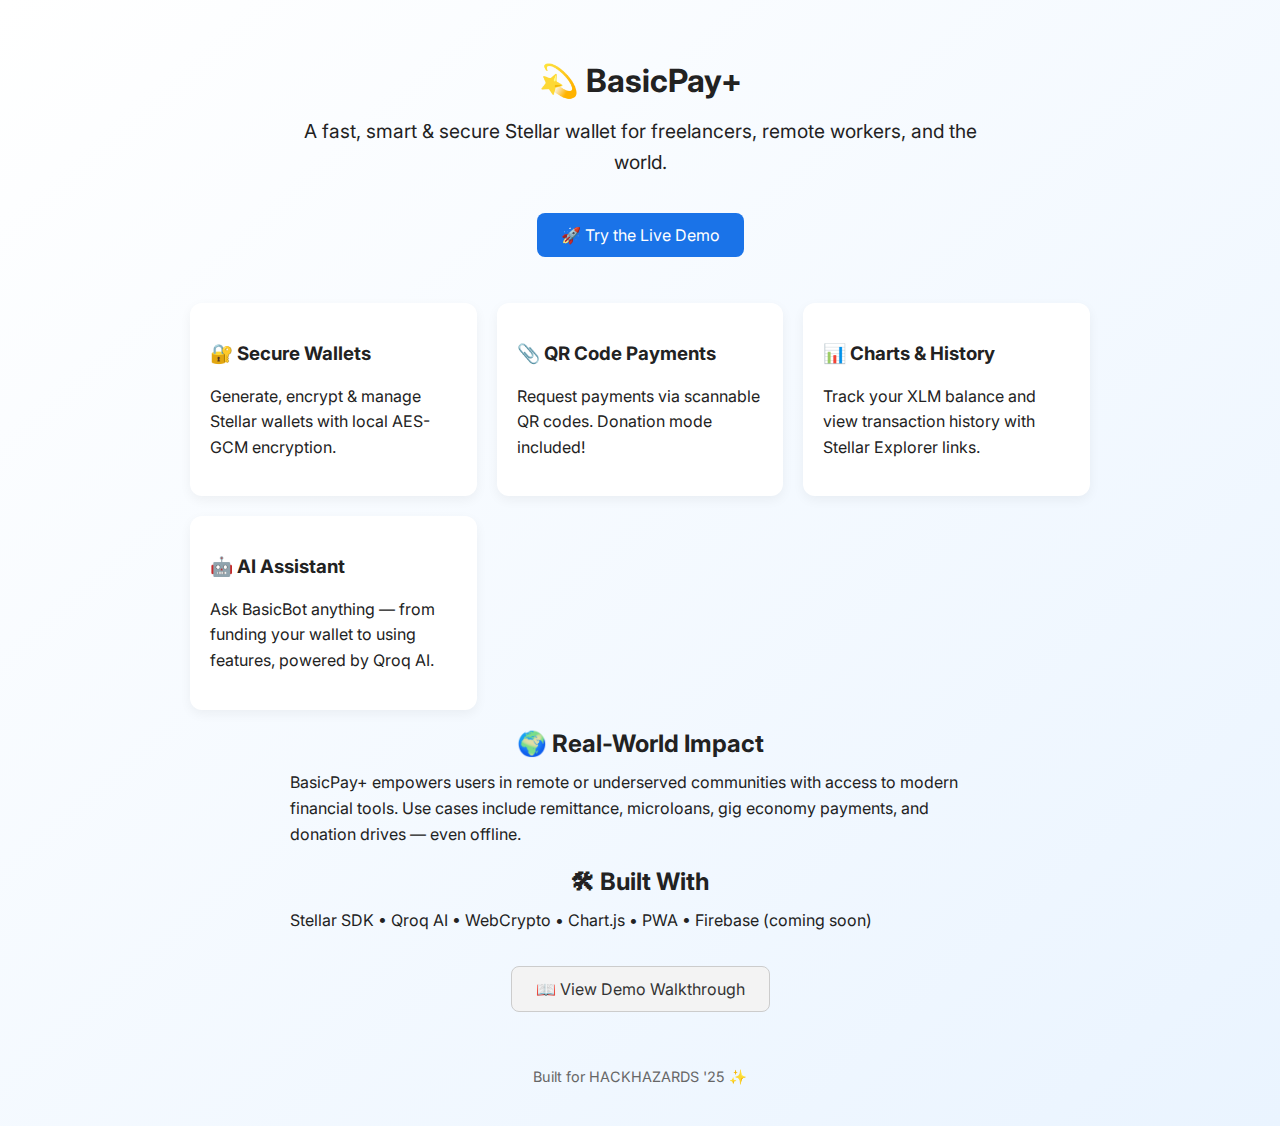
<file: home.html>
<!DOCTYPE html>
<html lang="en">
<head>
  <meta charset="UTF-8">
  <meta name="viewport" content="width=device-width, initial-scale=1.0">
  <title>BasicPay+ Landing</title>
  <link href="https://fonts.googleapis.com/css2?family=Inter:wght@400;600;700&display=swap" rel="stylesheet">
  <style>
    body {
      font-family: 'Inter', sans-serif;
      background: linear-gradient(to bottom right, #ffffff, #eaf4ff);
      color: #222;
      margin: 0;
      padding: 0;
    }
    .container {
      max-width: 900px;
      margin: auto;
      padding: 40px 20px;
    }
    h1, h2 {
      text-align: center;
      margin-bottom: 0.5em;
    }
    p, ul {
      max-width: 700px;
      margin: 0 auto 1em auto;
      line-height: 1.6;
    }
    ul {
      padding-left: 1.2em;
    }
    .features {
      display: grid;
      grid-template-columns: repeat(auto-fit, minmax(250px, 1fr));
      gap: 20px;
      margin-top: 30px;
    }
    .card {
      background: white;
      border-radius: 12px;
      padding: 20px;
      box-shadow: 0 4px 12px rgba(0,0,0,0.05);
    }
    .btn {
      display: inline-block;
      background-color: #1a73e8;
      color: white;
      padding: 12px 24px;
      border-radius: 8px;
      font-size: 16px;
      text-decoration: none;
      margin: 1em auto;
      transition: background-color 0.3s;
    }
    .btn:hover {
      background-color: #1558b0;
    }
    footer {
      text-align: center;
      font-size: 0.9em;
      color: #666;
      margin-top: 40px;
    }
  </style>
</head>
<body>
  <div class="container">
    <h1>💫 BasicPay+</h1>
    <p style="text-align: center; font-size: 1.2em;">A fast, smart & secure Stellar wallet for freelancers, remote workers, and the world.</p>
    <div style="text-align:center;">
      <a href="index.html" class="btn">🚀 Try the Live Demo</a>
    </div>

    <div class="features">
      <div class="card">
        <h3>🔐 Secure Wallets</h3>
        <p>Generate, encrypt & manage Stellar wallets with local AES-GCM encryption.</p>
      </div>
      <div class="card">
        <h3>📎 QR Code Payments</h3>
        <p>Request payments via scannable QR codes. Donation mode included!</p>
      </div>
      <div class="card">
        <h3>📊 Charts & History</h3>
        <p>Track your XLM balance and view transaction history with Stellar Explorer links.</p>
      </div>
      <div class="card">
        <h3>🤖 AI Assistant</h3>
        <p>Ask BasicBot anything — from funding your wallet to using features, powered by Qroq AI.</p>
      </div>
    </div>

    <h2>🌍 Real-World Impact</h2>
    <p>
      BasicPay+ empowers users in remote or underserved communities with access to modern financial tools.
      Use cases include remittance, microloans, gig economy payments, and donation drives — even offline.
    </p>

    <h2>🛠 Built With</h2>
    <p>Stellar SDK • Qroq AI • WebCrypto • Chart.js • PWA • Firebase (coming soon)</p>

    <div style="text-align:center;">
      <a href="demo-walkthrough.md" class="btn" style="background:#f3f3f3; color:#333; border:1px solid #ccc;">📖 View Demo Walkthrough</a>
    </div>

    <footer>
      Built for HACKHAZARDS '25 ✨
    </footer>
  </div>
</body>
</html>
</file>
